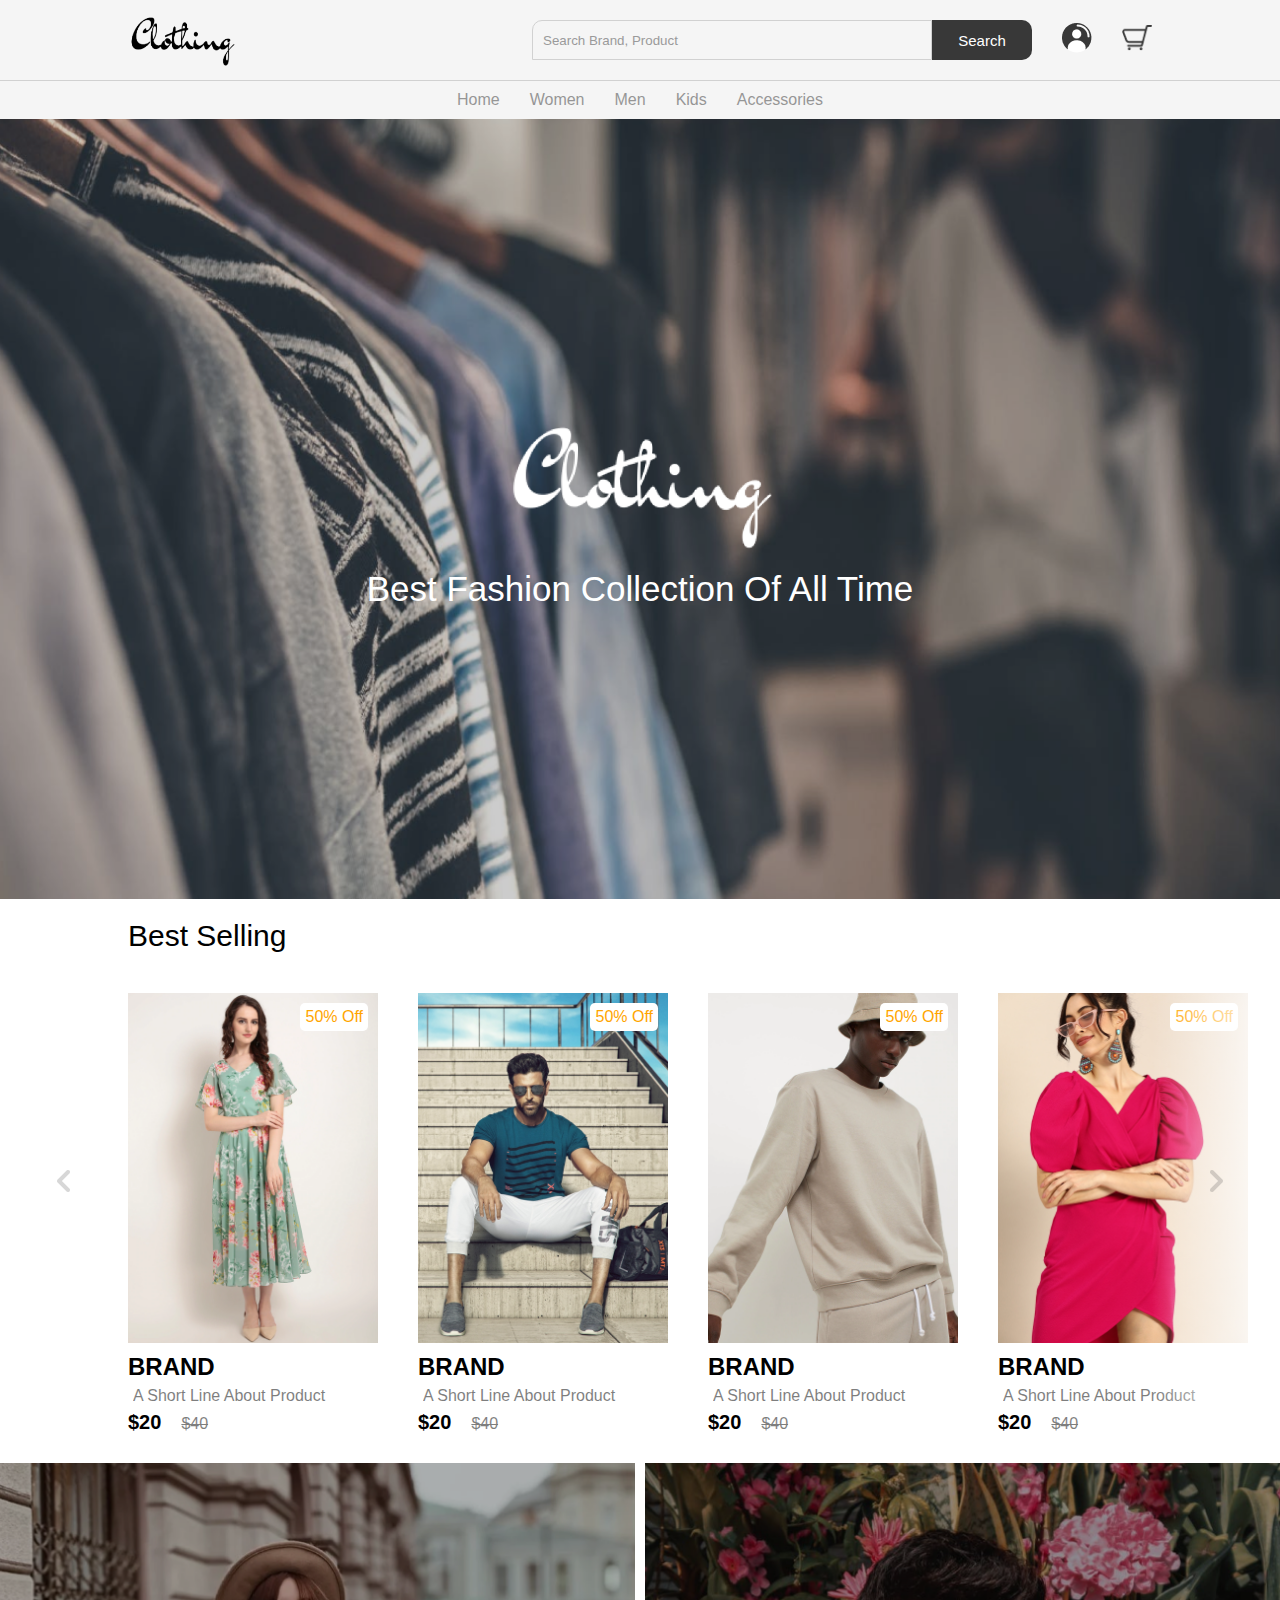
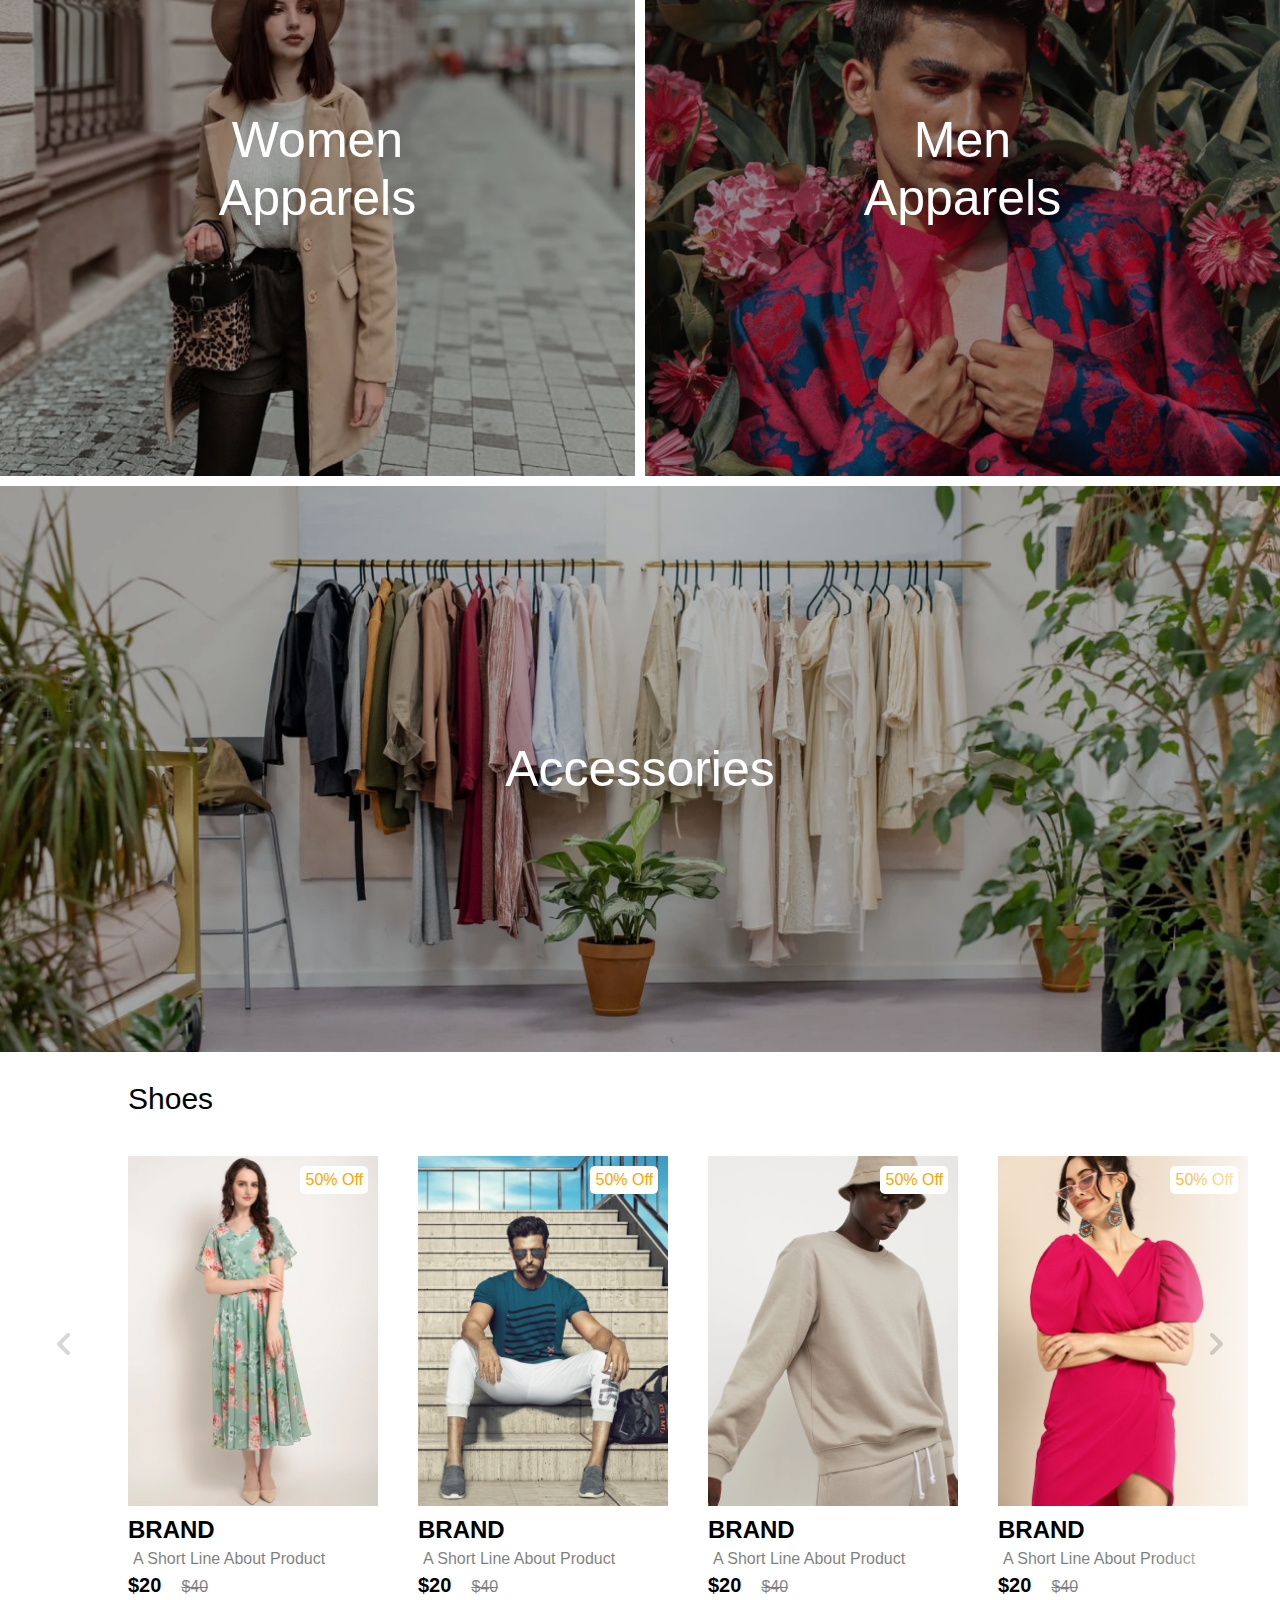
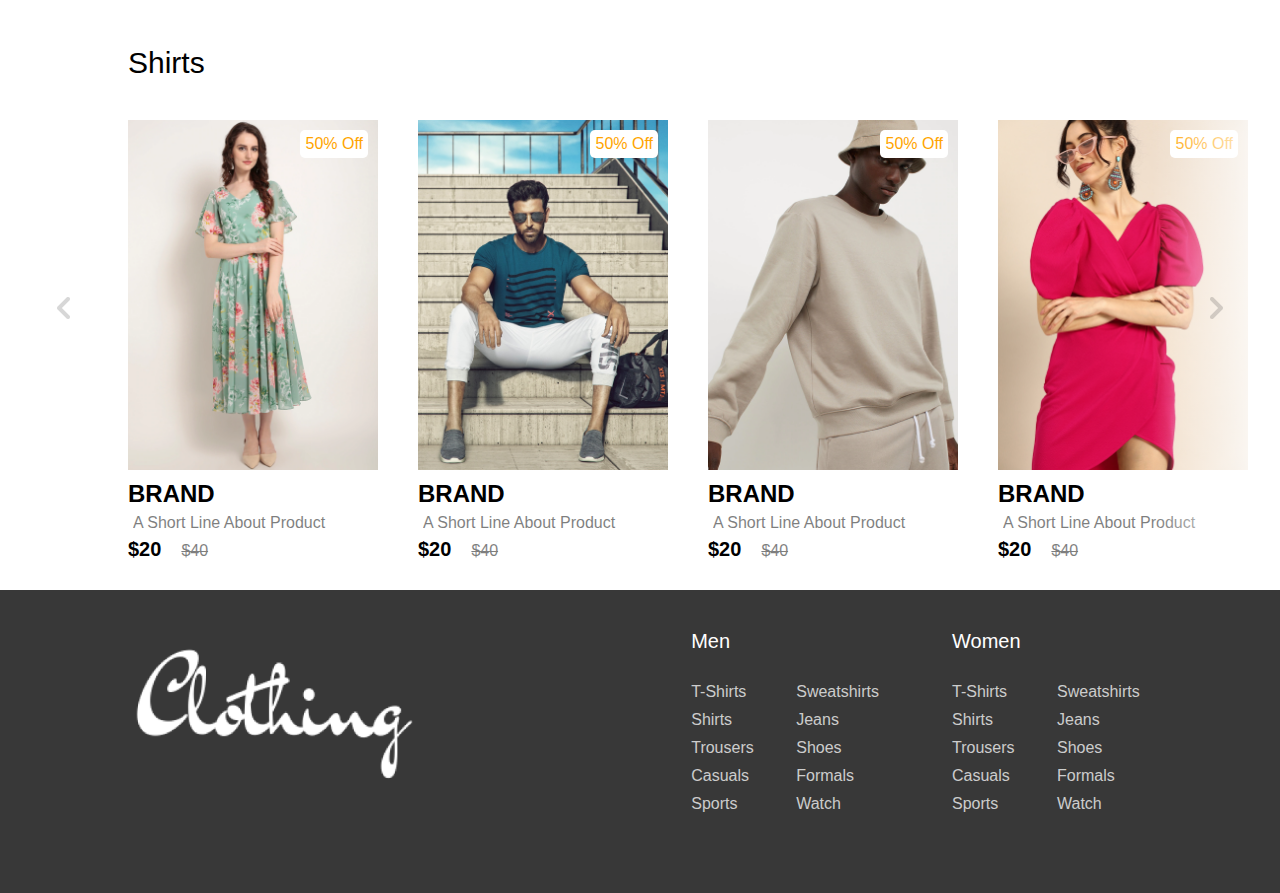
<file: public/index.html>
<!DOCTYPE html>
<html lang="en">

<head>
    <meta charset="UTF-8">
    <meta name="viewport" content="width=device-width, initial-scale=1.0">
    <title>Ecommerce</title>
    <link rel="stylesheet" href="css/home.css">
    <link rel="stylesheet" href="css/footer.css">
</head>

<body>
    <nav class="navbar">

    </nav>

    <!-- hero section -->
    <header class="hero-section">
        <div class="content">
            <img src="img/light-logo.png" class="logo" alt="">
            <p class="sub-heading">Best fashion collection of all time</p>
        </div>

    </header>

    <!-- cards-container -->

    <section class="product">
        <h2 class="product-category"> Best selling</h2>
        <button class="pre-btn"><img src="img/arrow.png" alt=""></button>
        <button class="nxt-btn"><img src="img/arrow.png" alt=""></button>
        <div class="product-container">
            <div class="product-card">
                <div class="product-image">
                    <span class="discount-tag">50% off</span>
                    <img src="img/card1.png" alt="" class="product-thumb">
                    <button class="card-btn">add to whishlist</button>
                </div>
                <div class="product-info">
                    <h2 class="product-brand">brand</h2>
                    <p class="product-short-des">a short line about product</p>
                    <span class="price">$20</span><span class="actual-price">$40</span>
                </div>
            </div>
            <div class="product-card">
                <div class="product-image">
                    <span class="discount-tag">50% off</span>
                    <img src="img/card2.png" alt="" class="product-thumb">
                    <button class="card-btn">add to whishlist</button>
                </div>
                <div class="product-info">
                    <h2 class="product-brand">brand</h2>
                    <p class="product-short-des">a short line about product</p>
                    <span class="price">$20</span><span class="actual-price">$40</span>
                </div>
            </div>
            <div class="product-card">
                <div class="product-image">
                    <span class="discount-tag">50% off</span>
                    <img src="img/card3.png" alt="" class="product-thumb">
                    <button class="card-btn">add to whishlist</button>
                </div>
                <div class="product-info">
                    <h2 class="product-brand">brand</h2>
                    <p class="product-short-des">a short line about product</p>
                    <span class="price">$20</span><span class="actual-price">$40</span>
                </div>
            </div>
            <div class="product-card">
                <div class="product-image">
                    <span class="discount-tag">50% off</span>
                    <img src="img/card4.png" alt="" class="product-thumb">
                    <button class="card-btn">add to whishlist</button>
                </div>
                <div class="product-info">
                    <h2 class="product-brand">brand</h2>
                    <p class="product-short-des">a short line about product</p>
                    <span class="price">$20</span><span class="actual-price">$40</span>
                </div>
            </div>
            <div class="product-card">
                <div class="product-image">
                    <span class="discount-tag">50% off</span>
                    <img src="img/card5.png" alt="" class="product-thumb">
                    <button class="card-btn">add to whishlist</button>
                </div>
                <div class="product-info">
                    <h2 class="product-brand">brand</h2>
                    <p class="product-short-des">a short line about product</p>
                    <span class="price">$20</span><span class="actual-price">$40</span>
                </div>
            </div>
            <div class="product-card">
                <div class="product-image">
                    <span class="discount-tag">50% off</span>
                    <img src="img/card6.png" alt="" class="product-thumb">
                    <button class="card-btn">add to whishlist</button>
                </div>
                <div class="product-info">
                    <h2 class="product-brand">brand</h2>
                    <p class="product-short-des">a short line about product</p>
                    <span class="price">$20</span><span class="actual-price">$40</span>
                </div>
            </div>
            <div class="product-card">
                <div class="product-image">
                    <span class="discount-tag">50% off</span>
                    <img src="img/card7.png" alt="" class="product-thumb">
                    <button class="card-btn">add to whishlist</button>
                </div>
                <div class="product-info">
                    <h2 class="product-brand">brand</h2>
                    <p class="product-short-des">a short line about product</p>
                    <span class="price">$20</span><span class="actual-price">$40</span>
                </div>
            </div>
        </div>
    </section>


    <!-- collections -->
    <section class="collection-container">
        <a href="" class="collection">
            <img src="img/women-collection.png" alt="">
            <p class="collection-title">women <br> apparels</p>
        </a>
        <a href="" class="collection">
            <img src="img/men-collection.png" alt="">
            <p class="collection-title">men <br> apparels</p>
        </a>
        <a href="" class="collection">
            <img src="img/accessories-collection.png" alt="">
            <p class="collection-title">Accessories </p>
        </a>


    </section>

    <!-- shoes card container -->

    <section class="product">
        <h2 class="product-category">Shoes</h2>
        <button class="pre-btn"><img src="img/arrow.png" alt=""></button>
        <button class="nxt-btn"><img src="img/arrow.png" alt=""></button>
        <div class="product-container">
            <div class="product-card">
                <div class="product-image">
                    <span class="discount-tag">50% off</span>
                    <img src="img/card1.png" alt="" class="product-thumb">
                    <button class="card-btn">add to whishlist</button>
                </div>
                <div class="product-info">
                    <h2 class="product-brand">brand</h2>
                    <p class="product-short-des">a short line about product</p>
                    <span class="price">$20</span><span class="actual-price">$40</span>
                </div>
            </div>
            <div class="product-card">
                <div class="product-image">
                    <span class="discount-tag">50% off</span>
                    <img src="img/card2.png" alt="" class="product-thumb">
                    <button class="card-btn">add to whishlist</button>
                </div>
                <div class="product-info">
                    <h2 class="product-brand">brand</h2>
                    <p class="product-short-des">a short line about product</p>
                    <span class="price">$20</span><span class="actual-price">$40</span>
                </div>
            </div>
            <div class="product-card">
                <div class="product-image">
                    <span class="discount-tag">50% off</span>
                    <img src="img/card3.png" alt="" class="product-thumb">
                    <button class="card-btn">add to whishlist</button>
                </div>
                <div class="product-info">
                    <h2 class="product-brand">brand</h2>
                    <p class="product-short-des">a short line about product</p>
                    <span class="price">$20</span><span class="actual-price">$40</span>
                </div>
            </div>
            <div class="product-card">
                <div class="product-image">
                    <span class="discount-tag">50% off</span>
                    <img src="img/card4.png" alt="" class="product-thumb">
                    <button class="card-btn">add to whishlist</button>
                </div>
                <div class="product-info">
                    <h2 class="product-brand">brand</h2>
                    <p class="product-short-des">a short line about product</p>
                    <span class="price">$20</span><span class="actual-price">$40</span>
                </div>
            </div>
            <div class="product-card">
                <div class="product-image">
                    <span class="discount-tag">50% off</span>
                    <img src="img/card5.png" alt="" class="product-thumb">
                    <button class="card-btn">add to whishlist</button>
                </div>
                <div class="product-info">
                    <h2 class="product-brand">brand</h2>
                    <p class="product-short-des">a short line about product</p>
                    <span class="price">$20</span><span class="actual-price">$40</span>
                </div>
            </div>
            <div class="product-card">
                <div class="product-image">
                    <span class="discount-tag">50% off</span>
                    <img src="img/card6.png" alt="" class="product-thumb">
                    <button class="card-btn">add to whishlist</button>
                </div>
                <div class="product-info">
                    <h2 class="product-brand">brand</h2>
                    <p class="product-short-des">a short line about product</p>
                    <span class="price">$20</span><span class="actual-price">$40</span>
                </div>
            </div>
            <div class="product-card">
                <div class="product-image">
                    <span class="discount-tag">50% off</span>
                    <img src="img/card7.png" alt="" class="product-thumb">
                    <button class="card-btn">add to whishlist</button>
                </div>
                <div class="product-info">
                    <h2 class="product-brand">brand</h2>
                    <p class="product-short-des">a short line about product</p>
                    <span class="price">$20</span><span class="actual-price">$40</span>
                </div>
            </div>
        </div>
    </section>
    <!-- shirts  -->
    <section class="product">
        <h2 class="product-category">Shirts </h2>
        <button class="pre-btn"><img src="img/arrow.png" alt=""></button>
        <button class="nxt-btn"><img src="img/arrow.png" alt=""></button>
        <div class="product-container">
            <div class="product-card">
                <div class="product-image">
                    <span class="discount-tag">50% off</span>
                    <img src="img/card1.png" alt="" class="product-thumb">
                    <button class="card-btn">add to whishlist</button>
                </div>
                <div class="product-info">
                    <h2 class="product-brand">brand</h2>
                    <p class="product-short-des">a short line about product</p>
                    <span class="price">$20</span><span class="actual-price">$40</span>
                </div>
            </div>
            <div class="product-card">
                <div class="product-image">
                    <span class="discount-tag">50% off</span>
                    <img src="img/card2.png" alt="" class="product-thumb">
                    <button class="card-btn">add to whishlist</button>
                </div>
                <div class="product-info">
                    <h2 class="product-brand">brand</h2>
                    <p class="product-short-des">a short line about product</p>
                    <span class="price">$20</span><span class="actual-price">$40</span>
                </div>
            </div>
            <div class="product-card">
                <div class="product-image">
                    <span class="discount-tag">50% off</span>
                    <img src="img/card3.png" alt="" class="product-thumb">
                    <button class="card-btn">add to whishlist</button>
                </div>
                <div class="product-info">
                    <h2 class="product-brand">brand</h2>
                    <p class="product-short-des">a short line about product</p>
                    <span class="price">$20</span><span class="actual-price">$40</span>
                </div>
            </div>
            <div class="product-card">
                <div class="product-image">
                    <span class="discount-tag">50% off</span>
                    <img src="img/card4.png" alt="" class="product-thumb">
                    <button class="card-btn">add to whishlist</button>
                </div>
                <div class="product-info">
                    <h2 class="product-brand">brand</h2>
                    <p class="product-short-des">a short line about product</p>
                    <span class="price">$20</span><span class="actual-price">$40</span>
                </div>
            </div>
            <div class="product-card">
                <div class="product-image">
                    <span class="discount-tag">50% off</span>
                    <img src="img/card5.png" alt="" class="product-thumb">
                    <button class="card-btn">add to whishlist</button>
                </div>
                <div class="product-info">
                    <h2 class="product-brand">brand</h2>
                    <p class="product-short-des">a short line about product</p>
                    <span class="price">$20</span><span class="actual-price">$40</span>
                </div>
            </div>
            <div class="product-card">
                <div class="product-image">
                    <span class="discount-tag">50% off</span>
                    <img src="img/card6.png" alt="" class="product-thumb">
                    <button class="card-btn">add to whishlist</button>
                </div>
                <div class="product-info">
                    <h2 class="product-brand">brand</h2>
                    <p class="product-short-des">a short line about product</p>
                    <span class="price">$20</span><span class="actual-price">$40</span>
                </div>
            </div>
            <div class="product-card">
                <div class="product-image">
                    <span class="discount-tag">50% off</span>
                    <img src="img/card7.png" alt="" class="product-thumb">
                    <button class="card-btn">add to whishlist</button>
                </div>
                <div class="product-info">
                    <h2 class="product-brand">brand</h2>
                    <p class="product-short-des">a short line about product</p>
                    <span class="price">$20</span><span class="actual-price">$40</span>
                </div>
            </div>
        </div>
    </section>

    <!-- footer  -->
    <footer>
        <div class="footer-content">
            <img src="img/light-logo.png" class="logo" alt="">
            <div class="footer-ul-container">
                <ul class="category">
                    <li class="category-title">Men</li>
                    <li><a href="" class="footer-link">t-shirts</a></li>
                    <li><a href="" class="footer-link">sweatshirts</a></li>
                    <li><a href="" class="footer-link">shirts</a></li>
                    <li><a href="" class="footer-link">jeans</a></li>
                    <li><a href="" class="footer-link">trousers</a></li>
                    <li><a href="" class="footer-link">shoes</a></li>
                    <li><a href="" class="footer-link">casuals</a></li>
                    <li><a href="" class="footer-link">formals</a></li>
                    <li><a href="" class="footer-link">sports</a></li>
                    <li><a href="" class="footer-link">watch</a></li>



                </ul>
                <ul class="category">
                    <li class="category-title">Women</li>
                    <li><a href="" class="footer-link">t-shirts</a></li>
                    <li><a href="" class="footer-link">sweatshirts</a></li>
                    <li><a href="" class="footer-link">shirts</a></li>
                    <li><a href="" class="footer-link">jeans</a></li>
                    <li><a href="" class="footer-link">trousers</a></li>
                    <li><a href="" class="footer-link">shoes</a></li>
                    <li><a href="" class="footer-link">casuals</a></li>
                    <li><a href="" class="footer-link">formals</a></li>
                    <li><a href="" class="footer-link">sports</a></li>
                    <li><a href="" class="footer-link">watch</a></li>



                </ul>
            </div>
        </div>
    </footer>

    <script src="js/nav.js"></script>
    <script src="js/home.js"></script>
</body>

</html>
</file>
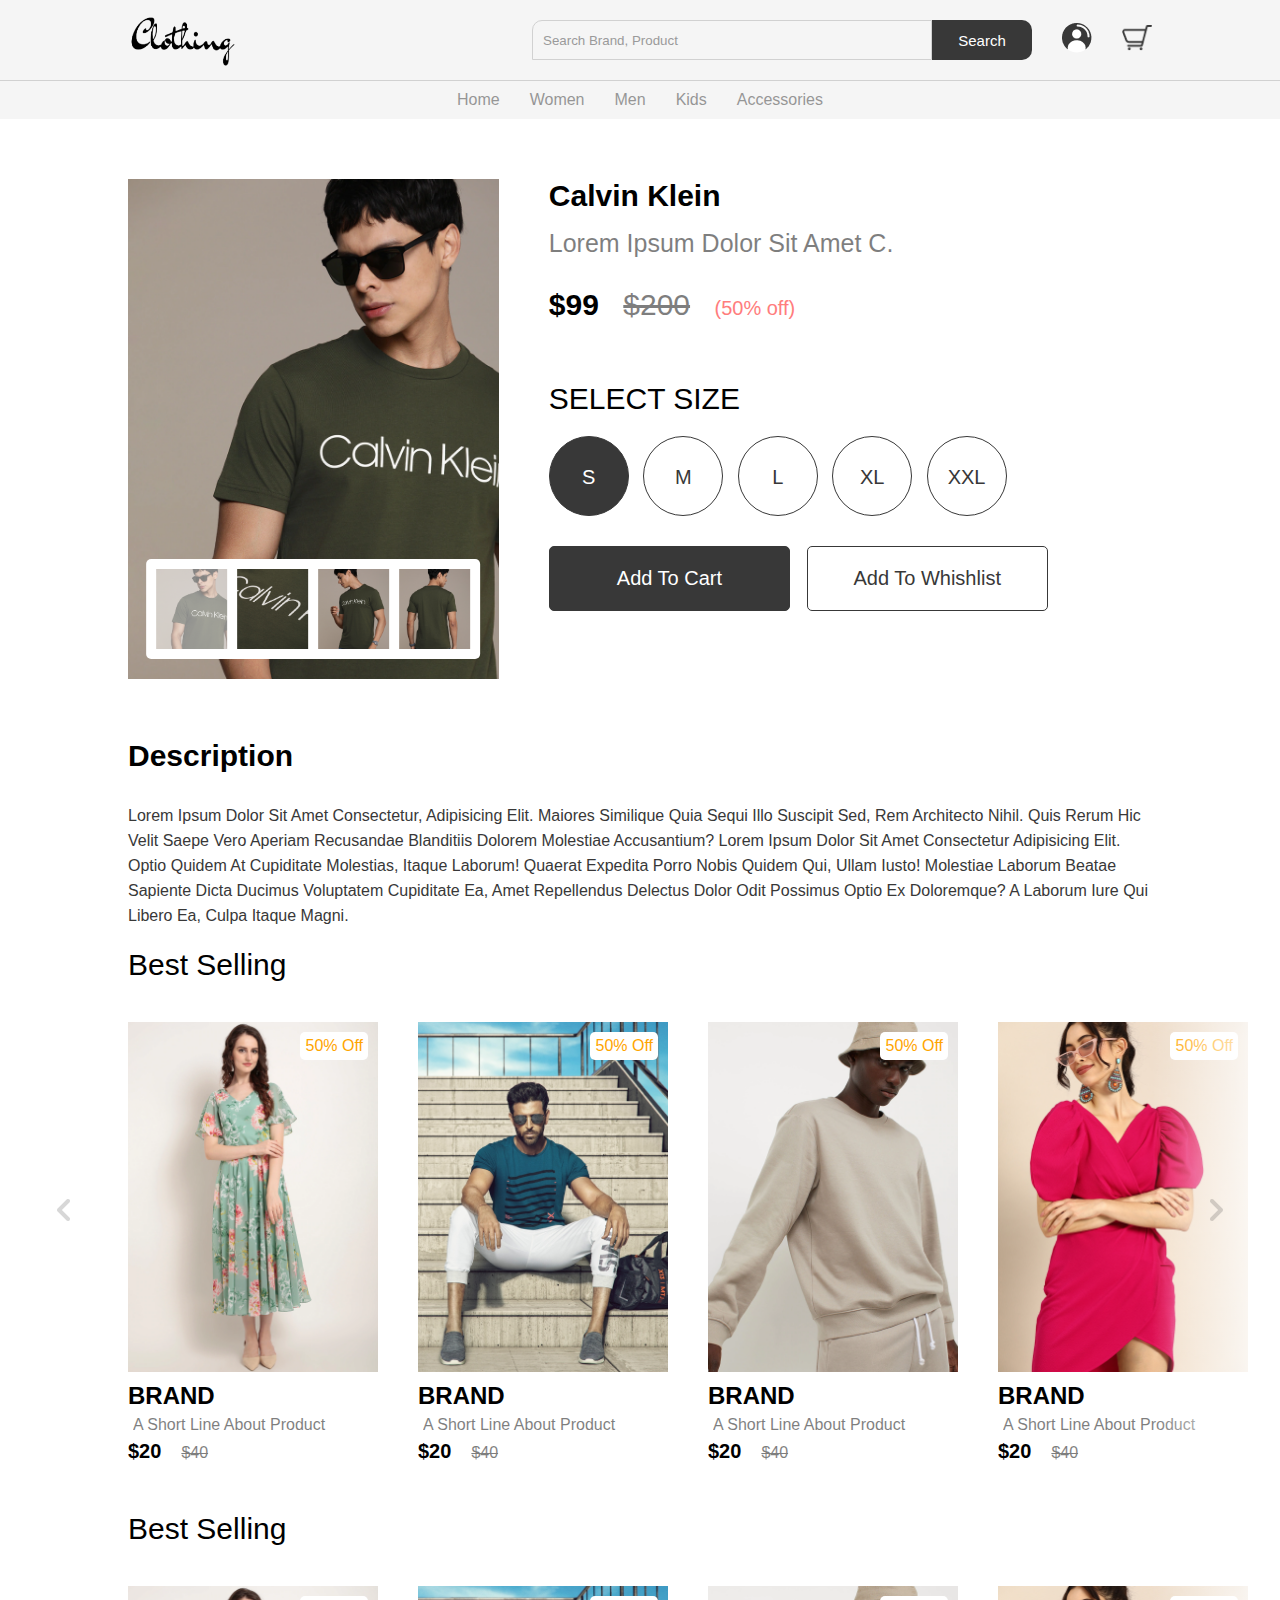
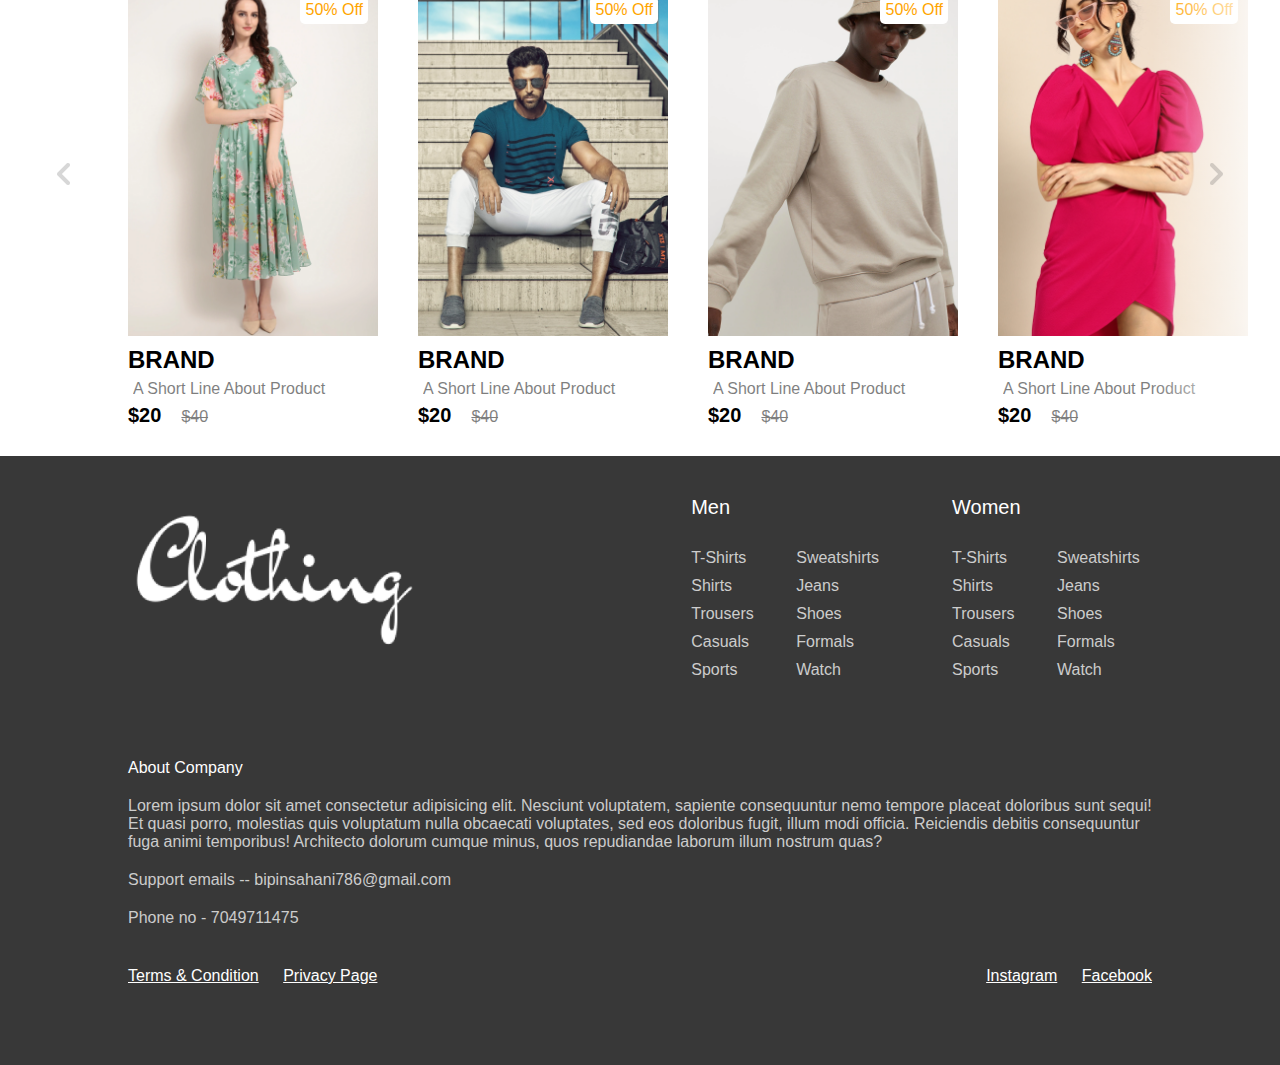
<file: public/product.html>
<!DOCTYPE html>
<html lang="en">
<head>
    <meta charset="UTF-8">
    <meta name="viewport" content="width=device-width, initial-scale=1.0">
    <title>Product</title>
    <link rel="stylesheet" href="css/home.css">
    <link rel="stylesheet" href="css/product.css">
</head>
<body>
    <nav class="navbar"></nav>

    <section class="product-details">
        <div class="image-slider">
            <div class="product-images">
                <img src="img/product image 1.png" class="active" alt="">
                <img src="img/product image 2.png" alt="">
                <img src="img/product image 3.png" alt="">
                <img src="img/product image 4.png" alt="">
            </div>
        </div>
        <div class="details">
            <h2 class="product-brand">calvin klein</h2>
            <p class="product-short-des">Lorem ipsum dolor sit amet c.</p>
            <span class="product-price">$99</span>
            <span class="product-actual-price">$200</span>
            <span class="product-discount">(50% off)</span>

            <p class="product-sub-heading">select size</p>

            <input type="radio" name="size" checked value="s" hidden id="s-size">
            <label for="s-size" class="size-radio-btn check">s</label>
            <input type="radio" name="size" value="m" hidden id="m-size">
            <label for="m-size" class="size-radio-btn">m</label>
            <input type="radio" name="size" value="l" hidden id="l-size">
            <label for="l-size" class="size-radio-btn">l</label>
            <input type="radio" name="size" value="xl" hidden id="xl-size">
            <label for="xl-size" class="size-radio-btn">xl</label>
            <input type="radio" name="size" value="xxl" hidden id="xxl-size">
            <label for="xxl-size" class="size-radio-btn">xxl</label>

            <button class="cart-btn btn">add to cart</button>
            <button class="btn">add to whishlist</button>

        </div>
    </section>

    <section class="detail-des">
        <h2 class="heading">description</h2>
        <p class="des">Lorem ipsum dolor sit amet consectetur, adipisicing elit. Maiores similique quia sequi illo suscipit sed, rem architecto nihil. Quis rerum hic velit saepe vero aperiam recusandae blanditiis dolorem molestiae accusantium? Lorem ipsum dolor sit amet consectetur adipisicing elit. Optio quidem at cupiditate molestias, itaque laborum! Quaerat expedita porro nobis quidem qui, ullam iusto! Molestiae laborum beatae sapiente dicta ducimus voluptatem cupiditate ea, amet repellendus delectus dolor odit possimus optio ex doloremque? A laborum iure qui libero ea, culpa itaque magni.</p>
    </section>
       <!-- cards-container -->

       <section class="product">
        <h2 class="product-category"> Best selling</h2>
        <button class="pre-btn"><img src="img/arrow.png" alt=""></button>
        <button class="nxt-btn"><img src="img/arrow.png" alt=""></button>
        <div class="product-container">
            <div class="product-card">
                <div class="product-image">
                    <span class="discount-tag">50% off</span>
                    <img src="img/card1.png" alt="" class="product-thumb">
                    <button class="card-btn">add to whishlist</button>
                </div>
                <div class="product-info">
                    <h2 class="product-brand">brand</h2>
                    <p class="product-short-des">a short line about product</p>
                    <span class="price">$20</span><span class="actual-price">$40</span>
                </div>
            </div>
            <div class="product-card">
                <div class="product-image">
                    <span class="discount-tag">50% off</span>
                    <img src="img/card2.png" alt="" class="product-thumb">
                    <button class="card-btn">add to whishlist</button>
                </div>
                <div class="product-info">
                    <h2 class="product-brand">brand</h2>
                    <p class="product-short-des">a short line about product</p>
                    <span class="price">$20</span><span class="actual-price">$40</span>
                </div>
            </div>
            <div class="product-card">
                <div class="product-image">
                    <span class="discount-tag">50% off</span>
                    <img src="img/card3.png" alt="" class="product-thumb">
                    <button class="card-btn">add to whishlist</button>
                </div>
                <div class="product-info">
                    <h2 class="product-brand">brand</h2>
                    <p class="product-short-des">a short line about product</p>
                    <span class="price">$20</span><span class="actual-price">$40</span>
                </div>
            </div>
            <div class="product-card">
                <div class="product-image">
                    <span class="discount-tag">50% off</span>
                    <img src="img/card4.png" alt="" class="product-thumb">
                    <button class="card-btn">add to whishlist</button>
                </div>
                <div class="product-info">
                    <h2 class="product-brand">brand</h2>
                    <p class="product-short-des">a short line about product</p>
                    <span class="price">$20</span><span class="actual-price">$40</span>
                </div>
            </div>
            <div class="product-card">
                <div class="product-image">
                    <span class="discount-tag">50% off</span>
                    <img src="img/card5.png" alt="" class="product-thumb">
                    <button class="card-btn">add to whishlist</button>
                </div>
                <div class="product-info">
                    <h2 class="product-brand">brand</h2>
                    <p class="product-short-des">a short line about product</p>
                    <span class="price">$20</span><span class="actual-price">$40</span>
                </div>
            </div>
            <div class="product-card">
                <div class="product-image">
                    <span class="discount-tag">50% off</span>
                    <img src="img/card6.png" alt="" class="product-thumb">
                    <button class="card-btn">add to whishlist</button>
                </div>
                <div class="product-info">
                    <h2 class="product-brand">brand</h2>
                    <p class="product-short-des">a short line about product</p>
                    <span class="price">$20</span><span class="actual-price">$40</span>
                </div>
            </div>
            <div class="product-card">
                <div class="product-image">
                    <span class="discount-tag">50% off</span>
                    <img src="img/card7.png" alt="" class="product-thumb">
                    <button class="card-btn">add to whishlist</button>
                </div>
                <div class="product-info">
                    <h2 class="product-brand">brand</h2>
                    <p class="product-short-des">a short line about product</p>
                    <span class="price">$20</span><span class="actual-price">$40</span>
                </div>
            </div>
        </div>
    </section>
       <!-- cards-container -->

       <section class="product">
        <h2 class="product-category"> Best selling</h2>
        <button class="pre-btn"><img src="img/arrow.png" alt=""></button>
        <button class="nxt-btn"><img src="img/arrow.png" alt=""></button>
        <div class="product-container">
            <div class="product-card">
                <div class="product-image">
                    <span class="discount-tag">50% off</span>
                    <img src="img/card1.png" alt="" class="product-thumb">
                    <button class="card-btn">add to whishlist</button>
                </div>
                <div class="product-info">
                    <h2 class="product-brand">brand</h2>
                    <p class="product-short-des">a short line about product</p>
                    <span class="price">$20</span><span class="actual-price">$40</span>
                </div>
            </div>
            <div class="product-card">
                <div class="product-image">
                    <span class="discount-tag">50% off</span>
                    <img src="img/card2.png" alt="" class="product-thumb">
                    <button class="card-btn">add to whishlist</button>
                </div>
                <div class="product-info">
                    <h2 class="product-brand">brand</h2>
                    <p class="product-short-des">a short line about product</p>
                    <span class="price">$20</span><span class="actual-price">$40</span>
                </div>
            </div>
            <div class="product-card">
                <div class="product-image">
                    <span class="discount-tag">50% off</span>
                    <img src="img/card3.png" alt="" class="product-thumb">
                    <button class="card-btn">add to whishlist</button>
                </div>
                <div class="product-info">
                    <h2 class="product-brand">brand</h2>
                    <p class="product-short-des">a short line about product</p>
                    <span class="price">$20</span><span class="actual-price">$40</span>
                </div>
            </div>
            <div class="product-card">
                <div class="product-image">
                    <span class="discount-tag">50% off</span>
                    <img src="img/card4.png" alt="" class="product-thumb">
                    <button class="card-btn">add to whishlist</button>
                </div>
                <div class="product-info">
                    <h2 class="product-brand">brand</h2>
                    <p class="product-short-des">a short line about product</p>
                    <span class="price">$20</span><span class="actual-price">$40</span>
                </div>
            </div>
            <div class="product-card">
                <div class="product-image">
                    <span class="discount-tag">50% off</span>
                    <img src="img/card5.png" alt="" class="product-thumb">
                    <button class="card-btn">add to whishlist</button>
                </div>
                <div class="product-info">
                    <h2 class="product-brand">brand</h2>
                    <p class="product-short-des">a short line about product</p>
                    <span class="price">$20</span><span class="actual-price">$40</span>
                </div>
            </div>
            <div class="product-card">
                <div class="product-image">
                    <span class="discount-tag">50% off</span>
                    <img src="img/card6.png" alt="" class="product-thumb">
                    <button class="card-btn">add to whishlist</button>
                </div>
                <div class="product-info">
                    <h2 class="product-brand">brand</h2>
                    <p class="product-short-des">a short line about product</p>
                    <span class="price">$20</span><span class="actual-price">$40</span>
                </div>
            </div>
            <div class="product-card">
                <div class="product-image">
                    <span class="discount-tag">50% off</span>
                    <img src="img/card7.png" alt="" class="product-thumb">
                    <button class="card-btn">add to whishlist</button>
                </div>
                <div class="product-info">
                    <h2 class="product-brand">brand</h2>
                    <p class="product-short-des">a short line about product</p>
                    <span class="price">$20</span><span class="actual-price">$40</span>
                </div>
            </div>
        </div>
    </section>
    <footer></footer>


    <script src="js/home.js"></script>
    <script src="js/nav.js"></script>
    <script src="js/footer.js"></script>
    <script src="js/product.js"></script>
</body>
</html>
</file>
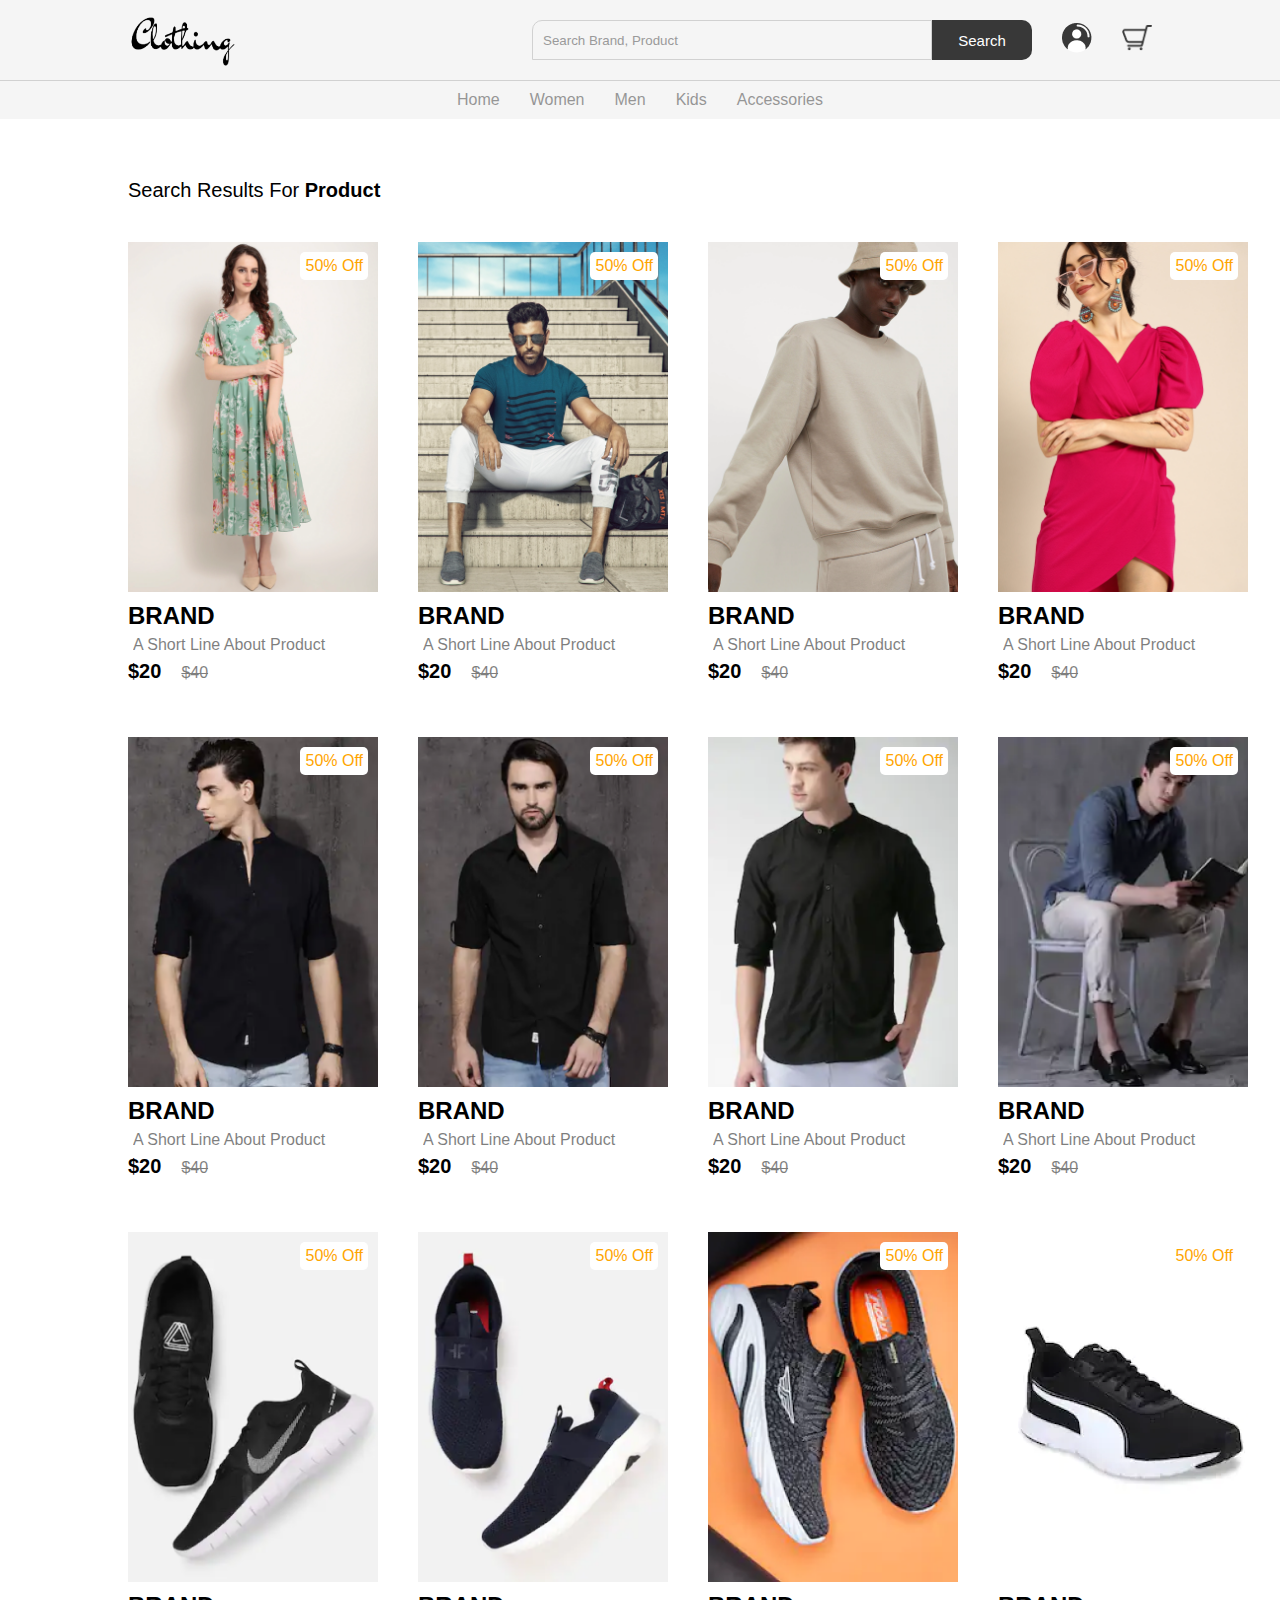
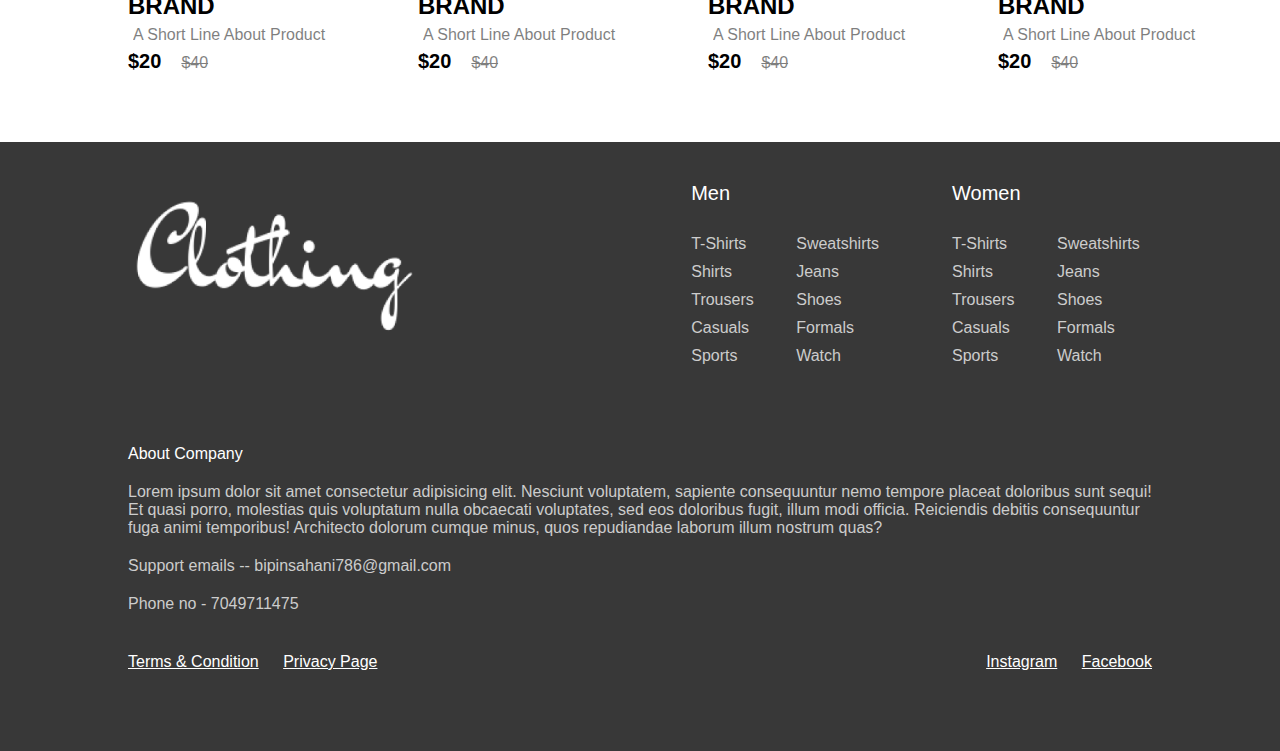
<file: public/search.html>
<!DOCTYPE html>
<html lang="en">
<head>
    <meta charset="UTF-8">
    <meta name="viewport" content="width=device-width, initial-scale=1.0">
    <title>Search Results for</title>
    <link rel="stylesheet" href="css/home.css">
    <link rel="stylesheet" href="css/search.css">
</head>
<body>
    <nav class="navbar"></nav>
    <section class="search-results">
        <h2 class="heading">Search results for <span>product</span></h2>
        <div class="product-container">
            <div class="product-card">
                <div class="product-image">
                    <span class="discount-tag">50% off</span>
                    <img src="img/card1.png" alt="" class="product-thumb">
                    <button class="card-btn">add to whishlist</button>
                </div>
                <div class="product-info">
                    <h2 class="product-brand">brand</h2>
                    <p class="product-short-des">a short line about product</p>
                    <span class="price">$20</span><span class="actual-price">$40</span>
                </div>
            </div>
            <div class="product-card">
                <div class="product-image">
                    <span class="discount-tag">50% off</span>
                    <img src="img/card2.png" alt="" class="product-thumb">
                    <button class="card-btn">add to whishlist</button>
                </div>
                <div class="product-info">
                    <h2 class="product-brand">brand</h2>
                    <p class="product-short-des">a short line about product</p>
                    <span class="price">$20</span><span class="actual-price">$40</span>
                </div>
            </div>
            <div class="product-card">
                <div class="product-image">
                    <span class="discount-tag">50% off</span>
                    <img src="img/card3.png" alt="" class="product-thumb">
                    <button class="card-btn">add to whishlist</button>
                </div>
                <div class="product-info">
                    <h2 class="product-brand">brand</h2>
                    <p class="product-short-des">a short line about product</p>
                    <span class="price">$20</span><span class="actual-price">$40</span>
                </div>
            </div>
            <div class="product-card">
                <div class="product-image">
                    <span class="discount-tag">50% off</span>
                    <img src="img/card4.png" alt="" class="product-thumb">
                    <button class="card-btn">add to whishlist</button>
                </div>
                <div class="product-info">
                    <h2 class="product-brand">brand</h2>
                    <p class="product-short-des">a short line about product</p>
                    <span class="price">$20</span><span class="actual-price">$40</span>
                </div>
            </div>
            <div class="product-card">
                <div class="product-image">
                    <span class="discount-tag">50% off</span>
                    <img src="img/card5.png" alt="" class="product-thumb">
                    <button class="card-btn">add to whishlist</button>
                </div>
                <div class="product-info">
                    <h2 class="product-brand">brand</h2>
                    <p class="product-short-des">a short line about product</p>
                    <span class="price">$20</span><span class="actual-price">$40</span>
                </div>
            </div>
            <div class="product-card">
                <div class="product-image">
                    <span class="discount-tag">50% off</span>
                    <img src="img/card6.png" alt="" class="product-thumb">
                    <button class="card-btn">add to whishlist</button>
                </div>
                <div class="product-info">
                    <h2 class="product-brand">brand</h2>
                    <p class="product-short-des">a short line about product</p>
                    <span class="price">$20</span><span class="actual-price">$40</span>
                </div>
            </div>
            <div class="product-card">
                <div class="product-image">
                    <span class="discount-tag">50% off</span>
                    <img src="img/card7.png" alt="" class="product-thumb">
                    <button class="card-btn">add to whishlist</button>
                </div>
                <div class="product-info">
                    <h2 class="product-brand">brand</h2>
                    <p class="product-short-des">a short line about product</p>
                    <span class="price">$20</span><span class="actual-price">$40</span>
                </div>
            </div>
            <div class="product-card">
                <div class="product-image">
                    <span class="discount-tag">50% off</span>
                    <img src="img/card8.png" alt="" class="product-thumb">
                    <button class="card-btn">add to whishlist</button>
                </div>
                <div class="product-info">
                    <h2 class="product-brand">brand</h2>
                    <p class="product-short-des">a short line about product</p>
                    <span class="price">$20</span><span class="actual-price">$40</span>
                </div>
            </div>
            <div class="product-card">
                <div class="product-image">
                    <span class="discount-tag">50% off</span>
                    <img src="img/card9.png" alt="" class="product-thumb">
                    <button class="card-btn">add to whishlist</button>
                </div>
                <div class="product-info">
                    <h2 class="product-brand">brand</h2>
                    <p class="product-short-des">a short line about product</p>
                    <span class="price">$20</span><span class="actual-price">$40</span>
                </div>
            </div>
            <div class="product-card">
                <div class="product-image">
                    <span class="discount-tag">50% off</span>
                    <img src="img/card10.png" alt="" class="product-thumb">
                    <button class="card-btn">add to whishlist</button>
                </div>
                <div class="product-info">
                    <h2 class="product-brand">brand</h2>
                    <p class="product-short-des">a short line about product</p>
                    <span class="price">$20</span><span class="actual-price">$40</span>
                </div>
            </div>
            <div class="product-card">
                <div class="product-image">
                    <span class="discount-tag">50% off</span>
                    <img src="img/card11.png" alt="" class="product-thumb">
                    <button class="card-btn">add to whishlist</button>
                </div>
                <div class="product-info">
                    <h2 class="product-brand">brand</h2>
                    <p class="product-short-des">a short line about product</p>
                    <span class="price">$20</span><span class="actual-price">$40</span>
                </div>
            </div>
            <div class="product-card">
                <div class="product-image">
                    <span class="discount-tag">50% off</span>
                    <img src="img/card12.png" alt="" class="product-thumb">
                    <button class="card-btn">add to whishlist</button>
                </div>
                <div class="product-info">
                    <h2 class="product-brand">brand</h2>
                    <p class="product-short-des">a short line about product</p>
                    <span class="price">$20</span><span class="actual-price">$40</span>
                </div>
            </div>
        </div>
    </section>
    <footer></footer>

    <script src="js/nav.js"></script>
    <script src="js/footer.js"></script>
</body>
</html>
</file>
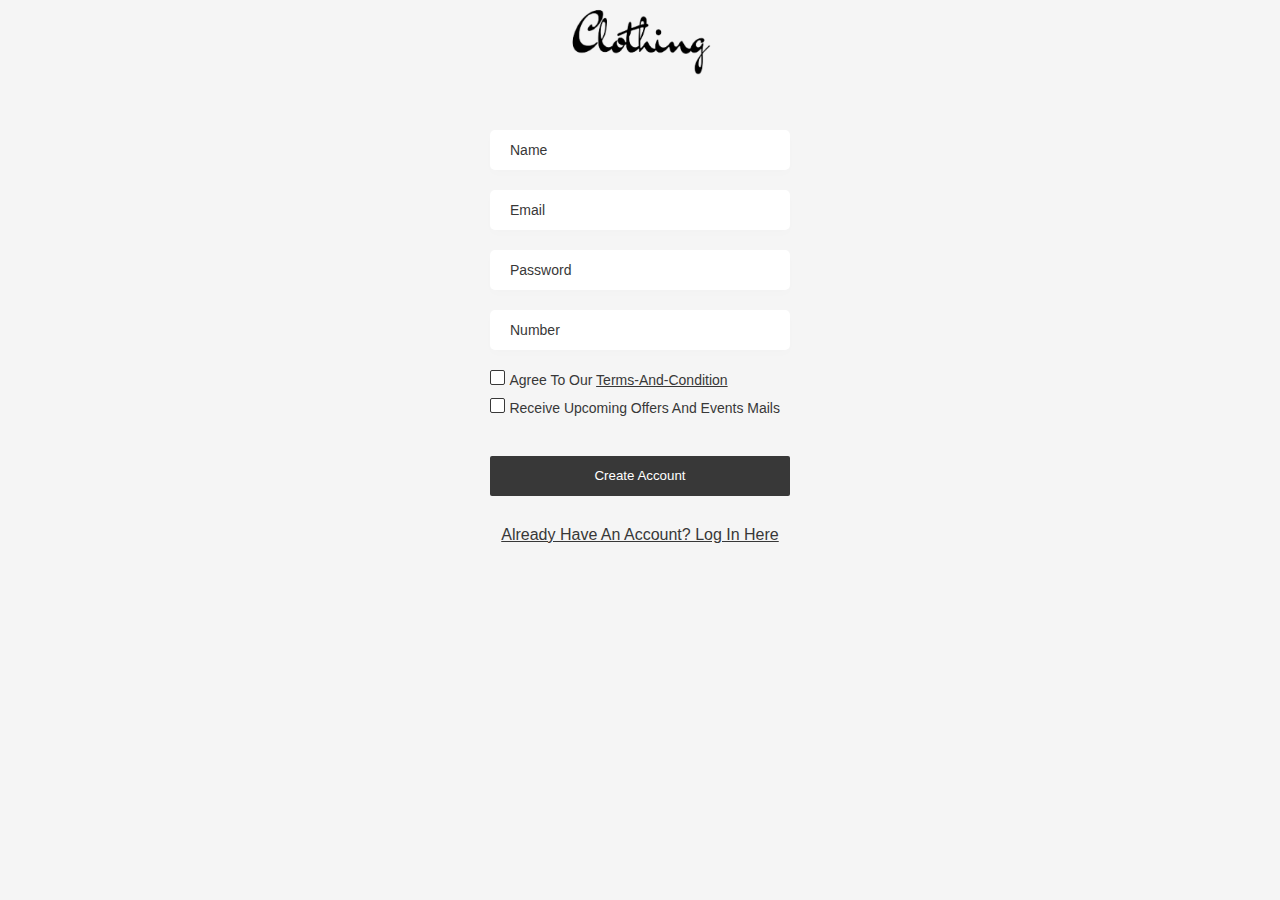
<file: public/signup.html>
<!DOCTYPE html>
<html lang="en">

<head>
    <meta charset="UTF-8">
    <meta name="viewport" content="width=device-width, initial-scale=1.0">
    <title>Clothing : Create Account</title>
    <link rel="stylesheet" href="css/signup.css">
</head>

<body>
    <img src="img/loader.gif" class="loader" alt="">
    <div class="container">
        <img src="img/dark-logo.png" class="logo" alt="">
        <div>
            <input type="text" autocomplete="off" id="name" placeholder="name">
            <input type="email" autocomplete="off" id="email" placeholder="email">
            <input type="password" autocomplete="off" id="password" placeholder="password">
            <input type="text" autocomplete="off" id="number" placeholder="number">
            <input type="checkbox" class="checkbox" id="terms-and-condition">
            <label for="terms-and-condition">agree to our <a href="">terms-and-condition</a></label>
            <br>
            <input type="checkbox" class="checkbox" id="notification">
            <label for="notification">receive upcoming offers and events mails</label>


            <button class="submit-btn">Create Account</button>
        </div>
        <a href="/login" class="link">already have an account? Log in here</a>
    </div>
</body>

</html>
</file>
<file: public/css/home.css>
@import 'nav.css';

@import 'footer.css';

.hero-section{
    width: 100%;
    height: calc(100vh - 120px);
    background-image: url('../img/header.png');
    background-size: cover;
    display: flex;
    justify-content: center;
    align-items: center;
}

.hero-section .logo{
    height: 150px;
    display: block;
    margin: auto;
}

.hero-section .sub-heading{
    margin-top: 10px;
    text-align: center;
    color: #fff;
    font-size: 35px;
    font-weight: 300;
    text-transform: capitalize;

}


/* product */
.product{
    position: relative;
    overflow: hidden;
    padding: 20px 0;
}

.product-category{
    padding: 0 10vw;
    font-size: 30px;
    font-weight: 500;
    margin-bottom: 40px;
    text-transform: capitalize;

}

.product-container{
    padding: 0 10vw;
    display: flex;
    overflow-x: auto;
    scroll-behavior: smooth;
}
.product-container::-webkit-scrollbar{
    display: none;
}
.product-card{
    flex: 0 0 auto;
    width: 250px;
    height: 450px;
    margin-right: 40px;

}

.product-image{
    position: relative;
    width: 100%;
    height: 350px;
    overflow: hidden;
}
.product-thumb{
    width: 100%;
    height: 350px;
    object-fit: cover;
}

.discount-tag{
    position: absolute;
    background: #fff;
    padding: 5px;
    border-radius: 5px;
    color: orange;
    right: 10px; 
    top: 10px;
    text-transform: capitalize;
}
.card-btn{
    position:absolute;
    bottom: 10px;
    left: 50%;
    transform: translate(-50%);
    padding: 10px;
    width: 90%;
    text-transform: capitalize;
    border: none;
    outline: none;
    background: #fff;
    border-radius: 5px;
    transition: 0.5s;
    cursor: pointer;
    opacity: 0;
}

.product-card:hover .card-btn{
    opacity: 1;
}
.card-btn:hover{
    background: #efefef;
}

.product-info{
    width: 100%;
    height: 100px;
    padding-top: 10px;
}
.product-brand{
    text-transform: uppercase;
}

.product-short-des{
    width: 100%;
    height: 20px;
    line-height:20px ;
    overflow: hidden;
    opacity: 0.5;
    text-transform: capitalize;
    margin: 5px;

}
.price{
    font-weight: 900;
    font-size: 20px;
}
.actual-price{
    margin-left: 20px;
    opacity: 0.5;
    text-decoration: line-through;
}

.pre-btn, .nxt-btn{
    border: none;
    width: 10vw;
    height: 100%;
    position: absolute;
    top: 0;
    display: flex;
    justify-content: center;
    align-items: center;
    background: linear-gradient(90deg, rgba(255, 255, 255, 0) 0% , #fff 100%);
    cursor: pointer;
    z-index:8 ;

}
.pre-btn{
    left: 0;
    transform: rotate(180deg);
}

.nxt-btn{
    right: 0;
}

.pre-btn img, .nxt-btn img{
    opacity: 0.2;
}
.pre-btn:hover img, .nxt-btn:hover img{
    opacity: 1;
}

/* collection */

.collection-container{
    width: 100%;
    display: grid;
    grid-template-columns:repeat(2, 1fr);
    grid-gap: 10px;
}

.collection{
    position: relative;
}
.collection img{
    width: 100%;
    height: 100%;
    object-fit: cover;
}

.collection p{
    position: absolute;
    top: 50%;
    left: 50%;
    transform: translate(-50% , -50%);
    text-align: center;
    color: #fff;
    font-size: 50px;
    text-transform: capitalize;

}

.collection:nth-child(3){
    grid-column: span 2;
    margin-bottom: 10px;
}
</file>
<file: public/css/footer.css>
footer{
    position: relative;
    width: 100%;
    padding: 40px 10vw;
    padding-bottom: 80px;
    background: #383838;
}

.footer-content{
    display: flex;
    width: 100%;
    justify-content: space-between;

}

.footer-content .logo {
    height: 160px;
}

.footer-ul-container
{
    width: 45%;
    display: flex;
    justify-content: space-between;
}

.category{
    width: 200px;
    display: grid;
    grid-template-columns: repeat(2 , 1fr);
    grid-gap: 10px;
    list-style: none;
    /* color: white; */
}
.category-title{
    grid-column: span 2;
    text-transform: capitalize;
    color: #fff;
    font-size: 20px;
    margin-bottom: 20px;
}
.category .footer-link{
    text-decoration: none;
    text-transform: capitalize;
    color: rgba(255, 255, 255, 0.75);
}

.footer-link:hover{
    color: #fff;
}

.footer-title , .info {
    color: rgba(255, 255, 255, 0.75);
    margin: 20px 0;
}
.footer-title{
    text-transform: capitalize;
    margin-top: 80px;
    color: #fff;
}

.footer-social-container{
    display: flex;
    margin-top: 40px;
    justify-content: space-between;
}

.social-link{
    color: #fff;
    margin-left: 20px;
    text-transform: capitalize;
}

.social-link:nth-child(1){
    margin-left: 0;
}
</file>
<file: public/css/product.css>
.product-details{
    width:100%;
    padding: 60px 10vw;
    display: flex;
    justify-content: space-between;
    
}

.image-slider{
    width: 500px;
    height: 500px;
    position: relative;
    background-image: url('../img/product\ image\ 1.png');
    background-size: cover;
}

.product-images{
    position: absolute;
    bottom: 20px;
    left: 50%;
    transform: translateX(-50%);
    width: 90%;
    background: #fff;
    border-radius: 5px;
    display: grid;grid-template-columns: repeat(4 , 1fr);
    height: 100px;
    grid-gap: 10px;
    padding: 10px;
}

.product-images img{
    width: 100%;
    height: 80px;
    object-fit: cover;
    cursor: pointer;
}
.active{
    opacity:0.5 ;
}
.details .product-brand{
    text-transform: capitalize;
    font-size: 30px;
}
.details .product-short-des{
    font-size: 25px;
    line-height: 30px;
    height: auto;
    margin: 15px 0 30px;
}
.details{
    margin-left: 50px;
}

.product-price{
    font-weight: 700;
    font-size: 30px;
}

.product-actual-price{
    font-size: 30px;
    opacity: 0.5;
    text-decoration: line-through;
    margin: 0 20px;
    font-weight: 300;
}

.product-discount{
    color: #ff7d7d;
    font-size: 20px;
}

.product-sub-heading
{
    font-size: 30px;
    text-transform: uppercase;
    margin: 60px 0 10px;
    font-weight: 200;
}

.size-radio-btn{
    display: inline-block;
    width: 80px;
    height: 80px;
    text-align: center;
    font-size: 20px;
    border: 1px solid #383838;
    border-radius: 50%;
    margin: 10px;
    margin-left: 0;
    line-height: 80px;
    text-transform: uppercase;
    color: #383838;

}

.size-radio-btn.check{
    background: #383838;
    color: #fff;
}

.btn{
    width: 40%;
    padding: 20px;
    border-radius: 5px;
    background: none;
    border: 1px solid #383838;
    color: #383838;
    font-size: 20px;
    cursor: pointer;
    margin: 20px 0;
    text-transform: capitalize;
}
.cart-btn{
    margin-right: 2%;
    background: #383838;
    color: #fff;
}
.detail-des{
    padding: 0 10vw;
    text-transform: capitalize;
}

.heading{
    font-size: 30px;
    margin-bottom: 30px ;
}

.des{
color: #383838;
line-height: 25px;
}
</file>
<file: public/css/search.css>
.search-results{
width: 100%;
padding: 60px 0;
}

.heading{
    font-size: 20px;
    text-transform: capitalize;
    font-weight: 400;
    margin-bottom: 40px;
    padding: 0 10vw;
}
.heading span {
    font-weight: 700;
}

.product-container{
    display: grid;
    grid-template-columns: repeat(4, 1fr);
    height: auto;
    
    grid-row-gap:45px ;
}
</file>
<file: public/css/signup.css>
* {
  margin: 0;
  padding: 0;
  box-sizing: border-box;
}
body {
  width: 100%;
  min-height: 100vh;
  display: flex;
  justify-content: center;
  background: #f5f5f5;
  font-family: Verdana, Geneva, Tahoma, sans-serif;
}
.loader {
  position: absolute;
  top: 50%;
  left: 50%;
  transform: translate(-50%, -50%);
  width: 100px;
  display: none;
}
.logo {
  height: 80px;
  display: block;
  margin: 0 auto 50px;
}
input[type="text"],
input[type="password"],
input[type="email"] {
  display: block;
  width: 300px;
  height: 40px;
  padding: 20px;
  border-radius: 5px;
  background: #fff;
  border: none;
  outline: none;
  margin: 20px 0;
  text-transform: capitalize;
  color: #383838;
  font-size: 14px;
  box-shadow: 0 4px 10px rgba(0, 0, 0, 0.01);
  font-family: Verdana, Geneva, Tahoma, sans-serif;
}

::placeholder{
    color:#383838;
}

.submit-btn{
    width: 300px;
    height: 40px;
    text-align: center;
    line-height: 40px;
    background: #383838;
    color: #fff;
    border-radius: 2px;
    text-transform: capitalize;
    border: none;
    cursor: pointer;
    display: block;
    margin: 30px 0;
}

/* checkbox styles */

.checkbox{
   -webkit-appearance: none;
    position: relative;
    width: 15px;
    height: 15px;
    border-radius: 2px;
    background: #fff;
    border: 1px solid #383838;
    cursor: pointer;
}
.checkbox:checked{
    background-color: #383838;
    background-image: url(../img/check.png);
    background-size: contain;
    background-repeat: no-repeat;
}
/* .checkbox::after{
    content:'';
    position: absolute;
    top: 60%;
    left: 50%;
    transform: translate(-50%, -50%);
    width: 80%;
    height: 100%;
    pointer-events: none;
} */


label{
    text-transform: capitalize;
    display: inline-block;
    margin-bottom: 10px;
    font-size: 14px;
    color: #383838;
}

label a{
    color: #383838;
}

.link{
    color: #383838;
    text-transform: capitalize;
    text-align: center;
    display: block;
    
}
</file>
